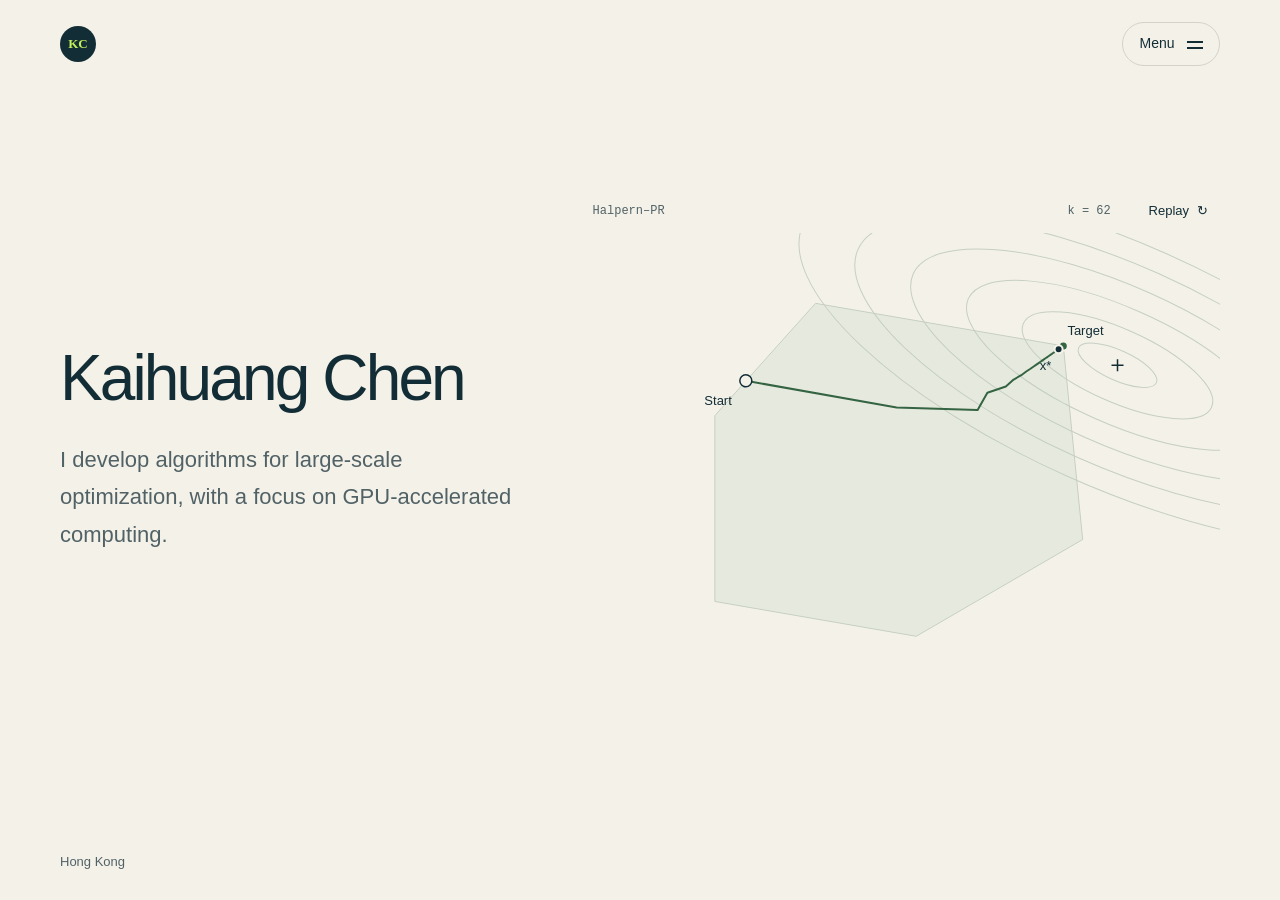
<file: index.html>
<!doctype html>
<html lang="en">
  <head>
    <meta charset="utf-8" />
    <meta name="viewport" content="width=device-width, initial-scale=1" />
    <meta name="description" content="Kaihuang Chen — large-scale optimization and GPU-accelerated scientific computing." />
    <meta name="theme-color" content="#f4f1e8" />
    <meta property="og:title" content="Kaihuang Chen" />
    <meta property="og:description" content="Kaihuang Chen — large-scale optimization and GPU-accelerated scientific computing." />
    <meta property="og:type" content="website" />
    <title>Kaihuang Chen</title>
    <link rel="icon" href="assets/favicon.svg" type="image/svg+xml" />
    <link rel="stylesheet" href="assets/styles.css?v=optimization-1" />
    <script src="assets/site.js" defer></script>
    <script type="module" src="assets/optimization.mjs"></script>
  </head>
  <body class="home-page">
    <a class="skip-link" href="#main">Skip to content</a>
    <header class="site-header">
      <div class="shell header-inner">
        <a class="wordmark" href="index.html" aria-label="Kaihuang Chen, home">
          <span class="wordmark-mark" aria-hidden="true">KC</span>
        </a>
        <details class="site-menu">
          <summary class="menu-toggle">Menu <span class="menu-icon" aria-hidden="true"></span></summary>
          <nav class="menu-panel" aria-label="Primary navigation">
            <a href="index.html" aria-current="page">Home</a>
            <a href="research.html">Research</a>
            <a href="publications.html">Publications</a>
            <a href="software.html">Software</a>
            <a href="education.html">Education</a>
            <hr />
            <a href="assets/kaihuang-chen-cv.pdf">CV (PDF) <span aria-hidden="true">↗</span></a>
          </nav>
        </details>
      </div>
    </header>

    <main class="shell home-main" id="main">
      <section class="home-intro" aria-labelledby="profile-name">
        <h1 id="profile-name">Kaihuang Chen</h1>
        <p>I develop algorithms for large-scale optimization, with a focus on GPU-accelerated computing.</p>
      </section>
      <section class="optimization-demo" data-optimization-demo aria-label="Interactive optimization" aria-describedby="optimization-instructions">
        <div class="optimization-toolbar">
          <span class="optimization-method">Halpern–PR</span>
          <div class="optimization-controls">
            <output data-counter aria-hidden="true">k = 320</output>
            <button class="optimization-replay" type="button" data-replay disabled>Replay <span aria-hidden="true">↻</span></button>
          </div>
        </div>
        <div class="optimization-stage">
          <svg class="optimization-plot" viewBox="0 0 520 480" role="img" aria-labelledby="optimization-title optimization-description">
            <title id="optimization-title">Constrained quadratic optimization</title>
            <desc id="optimization-description">Elliptical objective contours, a shaded feasible set, and the shadow iterates of Halpern Peaceman–Rachford splitting.</desc>
            <defs>
              <clipPath id="optimization-clip"><rect data-clip width="520" height="480" /></clipPath>
            </defs>
            <g clip-path="url(#optimization-clip)">
              <polygon class="optimization-feasible" data-feasible points="100.00,353.33 273.33,383.33 416.67,300.00 400.00,133.33 186.67,96.67 100.00,193.33" />
              <g class="optimization-contours" data-contours>
                <ellipse cx="446.67" cy="150.00" rx="36.67" ry="12.96" transform="rotate(24.06 446.67 150.00)" />
                <ellipse cx="446.67" cy="150.00" rx="88.67" ry="31.35" transform="rotate(24.06 446.67 150.00)" />
                <ellipse cx="446.67" cy="150.00" rx="140.67" ry="49.73" transform="rotate(24.06 446.67 150.00)" />
                <ellipse cx="446.67" cy="150.00" rx="192.67" ry="68.12" transform="rotate(24.06 446.67 150.00)" />
                <ellipse cx="446.67" cy="150.00" rx="244.67" ry="86.50" transform="rotate(24.06 446.67 150.00)" />
                <ellipse cx="446.67" cy="150.00" rx="296.67" ry="104.89" transform="rotate(24.06 446.67 150.00)" />
              </g>
              <path class="optimization-trajectory" data-trajectory d="M126.67,163.33 L256.47,186.27 L326.22,188.40 L334.62,173.68 L350.53,168.22 L357.25,162.26 L363.82,158.56 L368.08,155.38 L371.71,153.00 L374.49,151.03 L376.82,149.44 L378.74,148.10 L380.38,146.96 L381.78,145.99 L383.00,145.15 L384.06,144.41 L385.00,143.76 L385.83,143.18 L386.58,142.66 L387.25,142.19 L387.86,141.77 L388.41,141.39 L388.91,141.04 L389.37,140.72 L389.80,140.42 L390.19,140.15 L390.55,139.90 L390.89,139.66 L391.21,139.44 L391.50,139.24 L391.77,139.05 L392.03,138.87 L392.27,138.70 L392.50,138.54 L392.71,138.40 L393.11,138.12 L394.80,136.95 L395.82,136.24 L396.51,135.76 L397.00,135.42 L397.37,135.16 L397.66,134.96 L397.89,134.80 L398.08,134.67 L398.24,134.56 L398.38,134.46 L398.49,134.38 L398.59,134.31 L398.68,134.25 L398.76,134.20 L398.82,134.15 L398.89,134.11 L398.94,134.07 L398.99,134.03 L399.04,134.00 L399.08,133.97 L399.12,133.95 L399.15,133.92 L399.19,133.90 L399.21,133.89" />
              <circle class="optimization-minimum" data-minimum cx="400.00" cy="133.33" r="4.5" />
              <circle class="optimization-start" data-start-dot cx="126.67" cy="163.33" r="6" />
              <path class="optimization-target" data-target-cross d="M440.67,150.00h12 M446.67,144.00v12" />
              <circle class="optimization-iterate" data-iterate cx="399.21" cy="133.89" r="4" />
            </g>
            <g class="optimization-labels" aria-hidden="true">
              <text data-start-label x="112.67" y="187.33" text-anchor="end">Start</text>
              <text data-target-label x="432.67" y="120.00" text-anchor="end">Target</text>
              <text data-minimum-label x="388.00" y="157.33" text-anchor="end">x*</text>
            </g>
          </svg>
          <button class="optimization-handle" data-handle="start" type="button" aria-label="Starting point" aria-describedby="optimization-instructions" disabled hidden></button>
          <button class="optimization-handle" data-handle="target" type="button" aria-label="Objective center" aria-describedby="optimization-instructions" disabled hidden></button>
        </div>
        <p class="sr-only" id="optimization-instructions">Drag Start or Target to change the problem. With either point focused, use arrow keys to move it; Shift moves in larger steps. Click the plot to choose a starting point. Replay runs the iteration again.</p>
        <span class="sr-only" data-status role="status"></span>
      </section>
    </main>

    <footer class="site-footer">
      <div class="shell footer-inner">
        <span>Hong Kong</span>
      </div>
    </footer>
  </body>
</html>
</file>
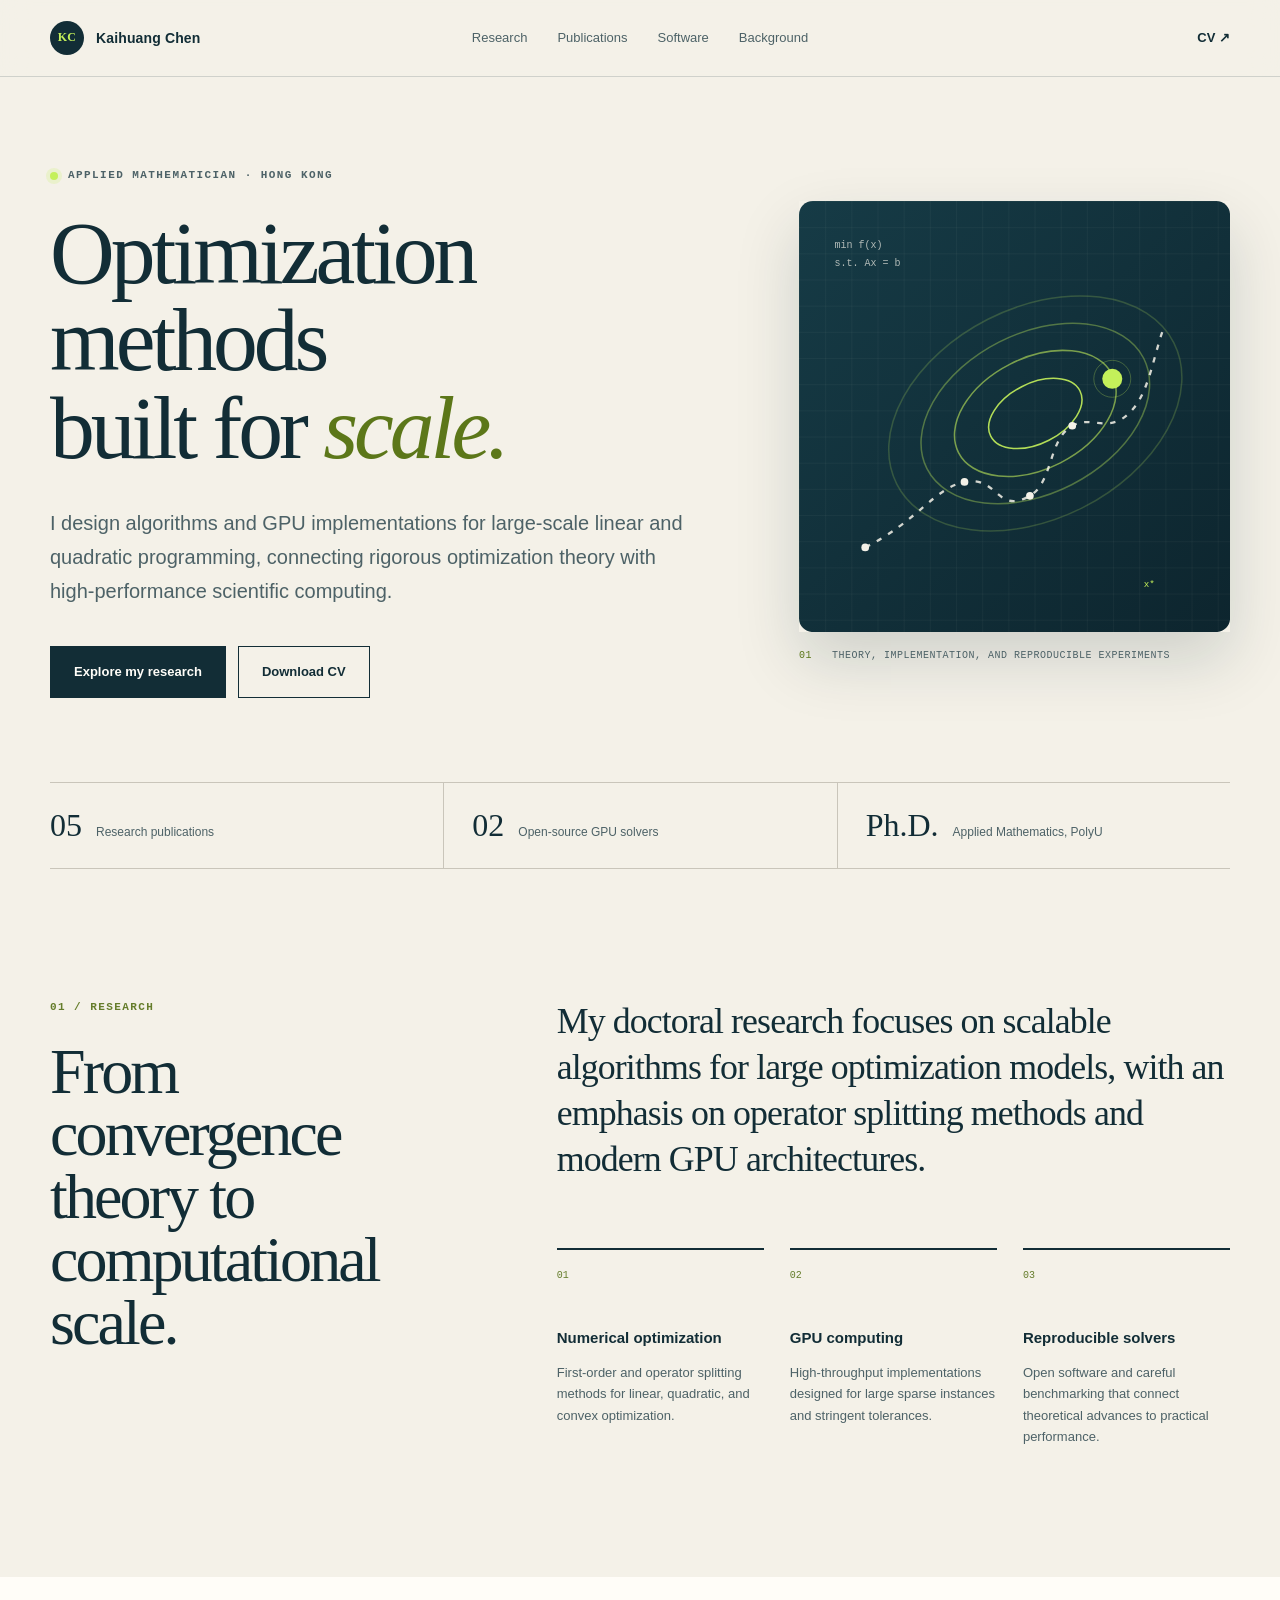
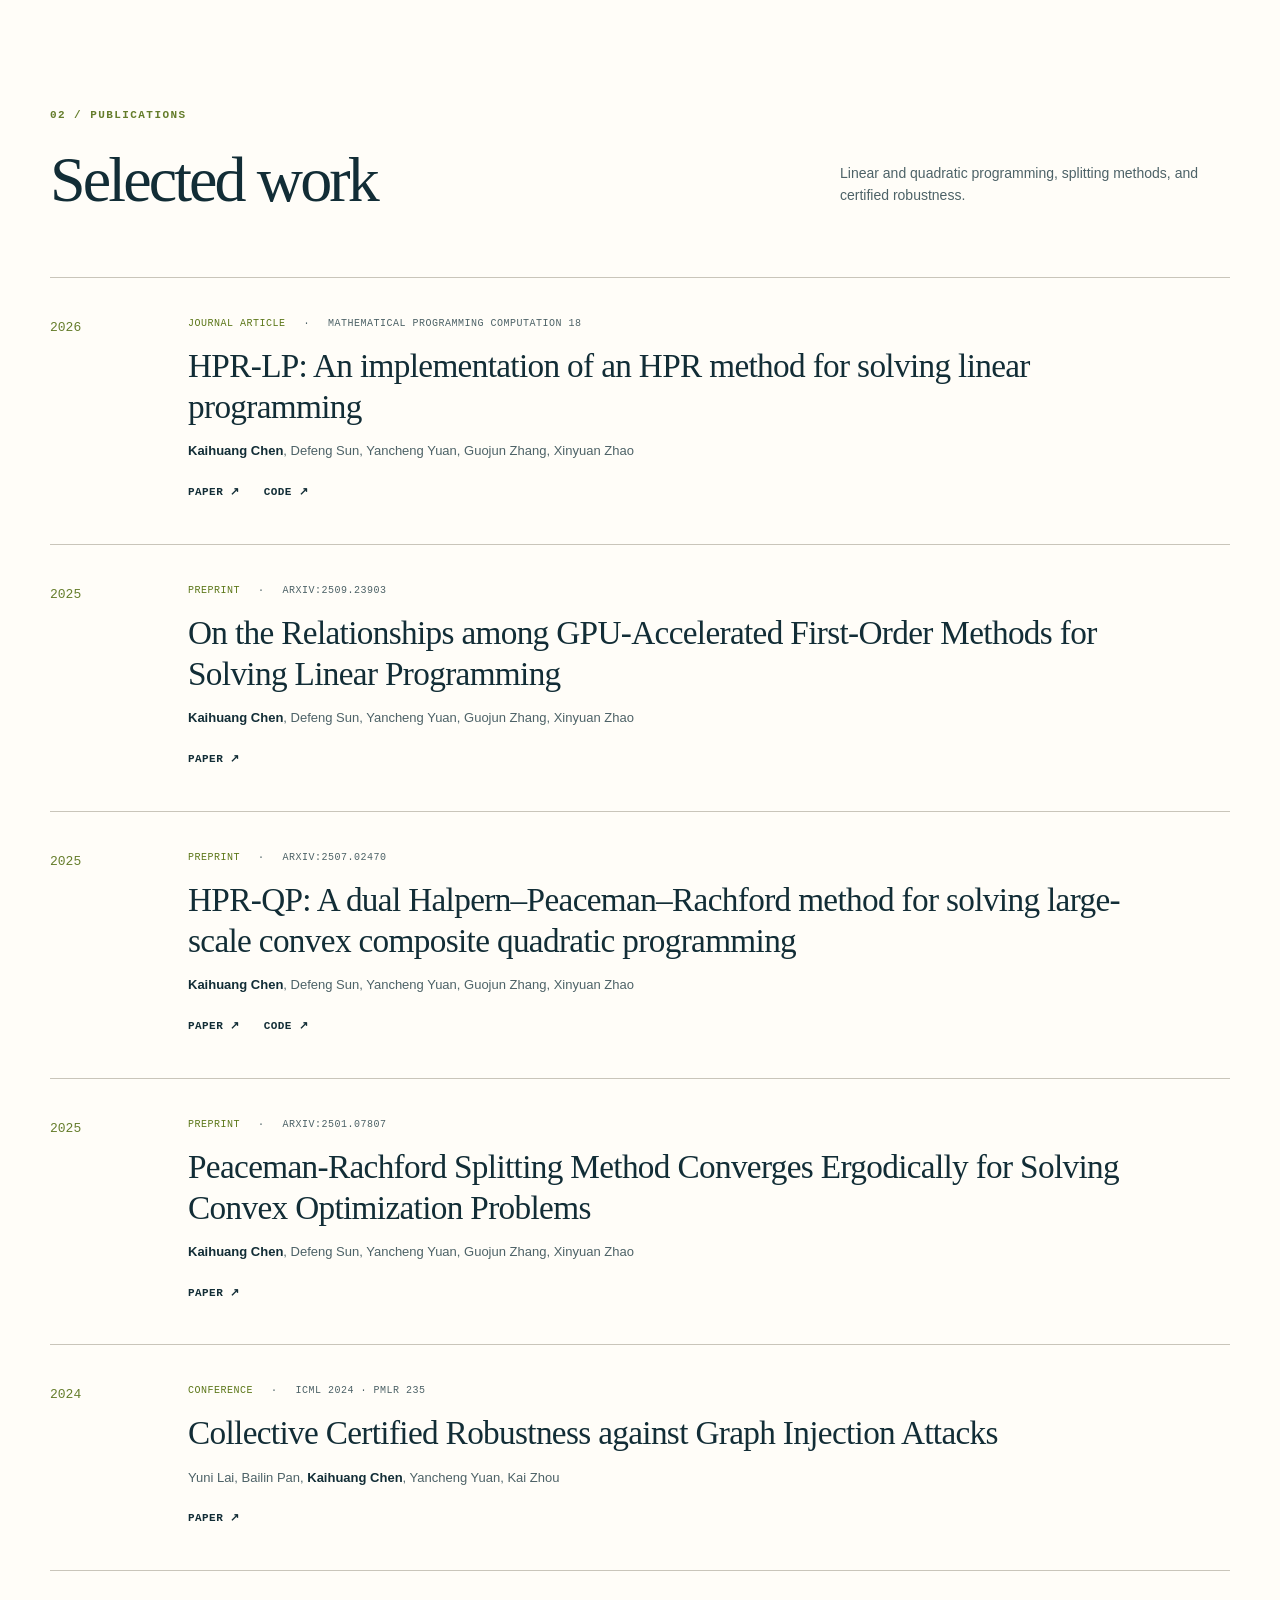
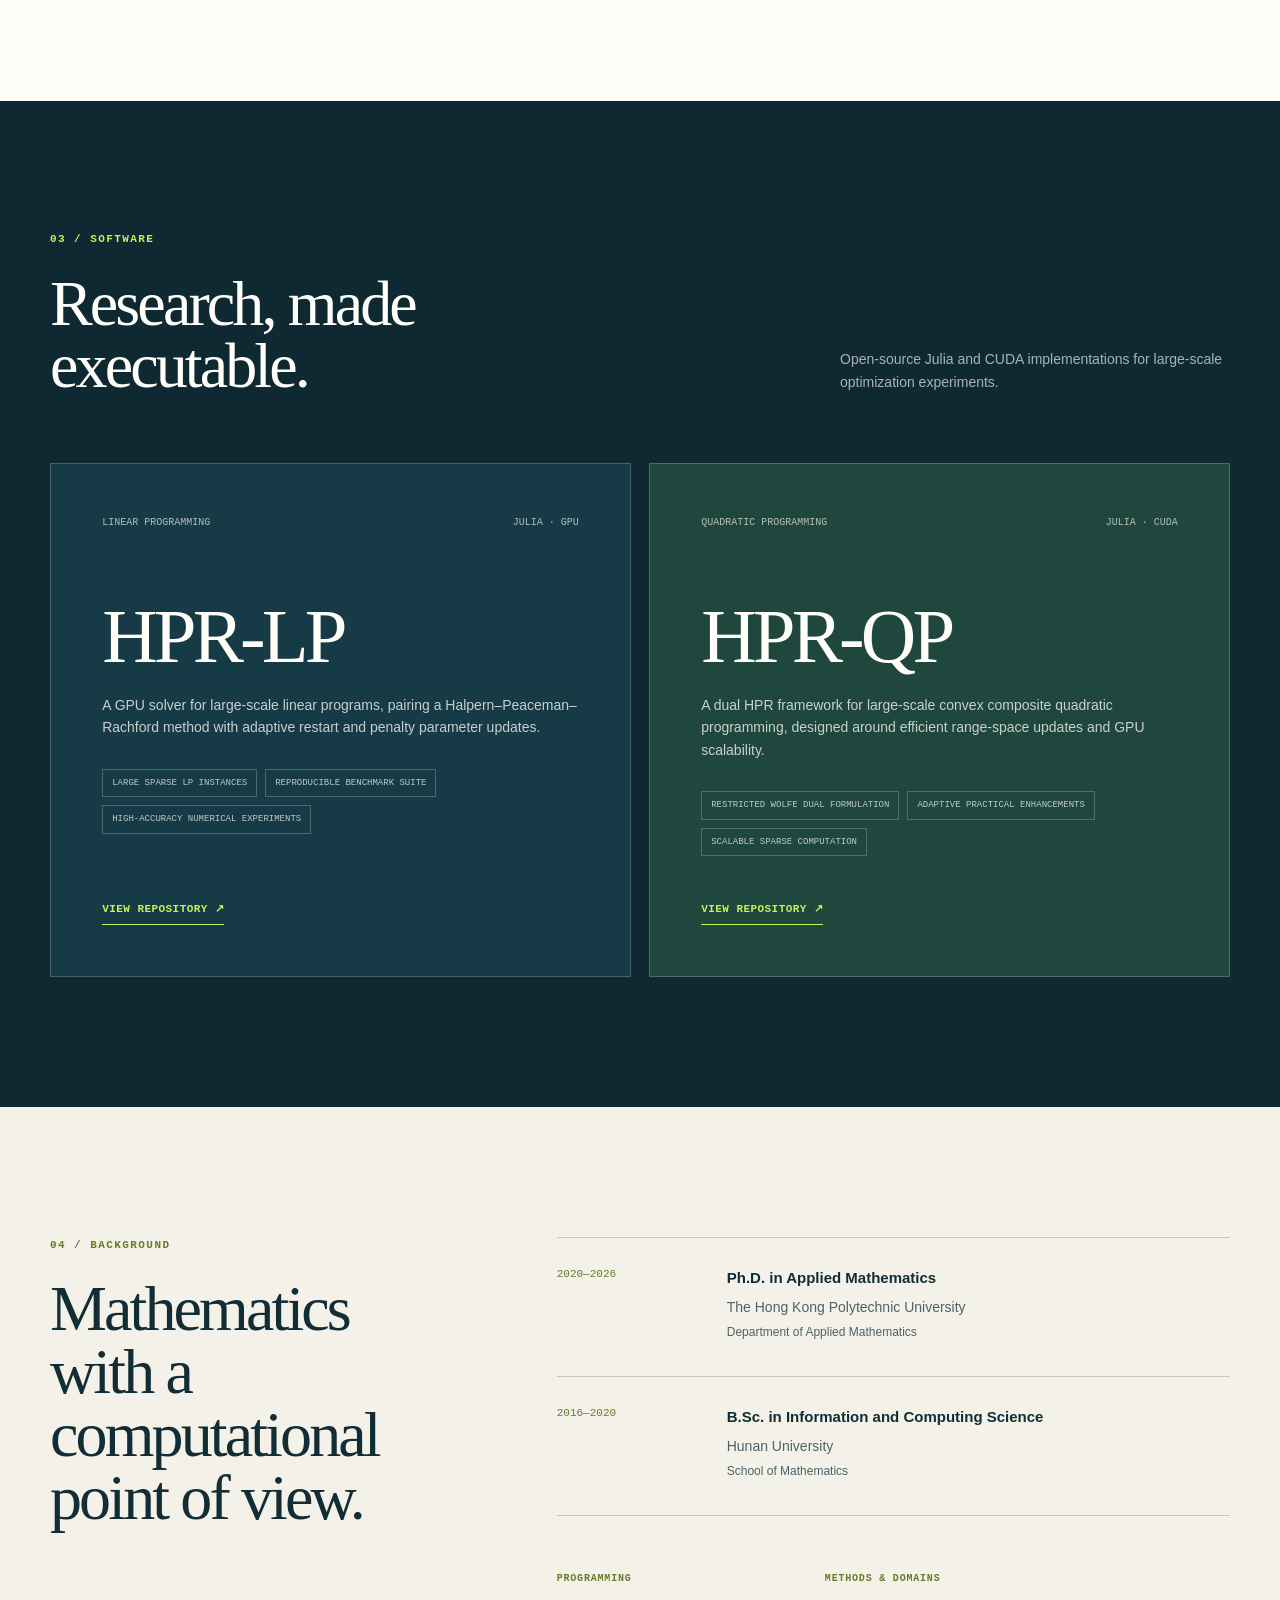
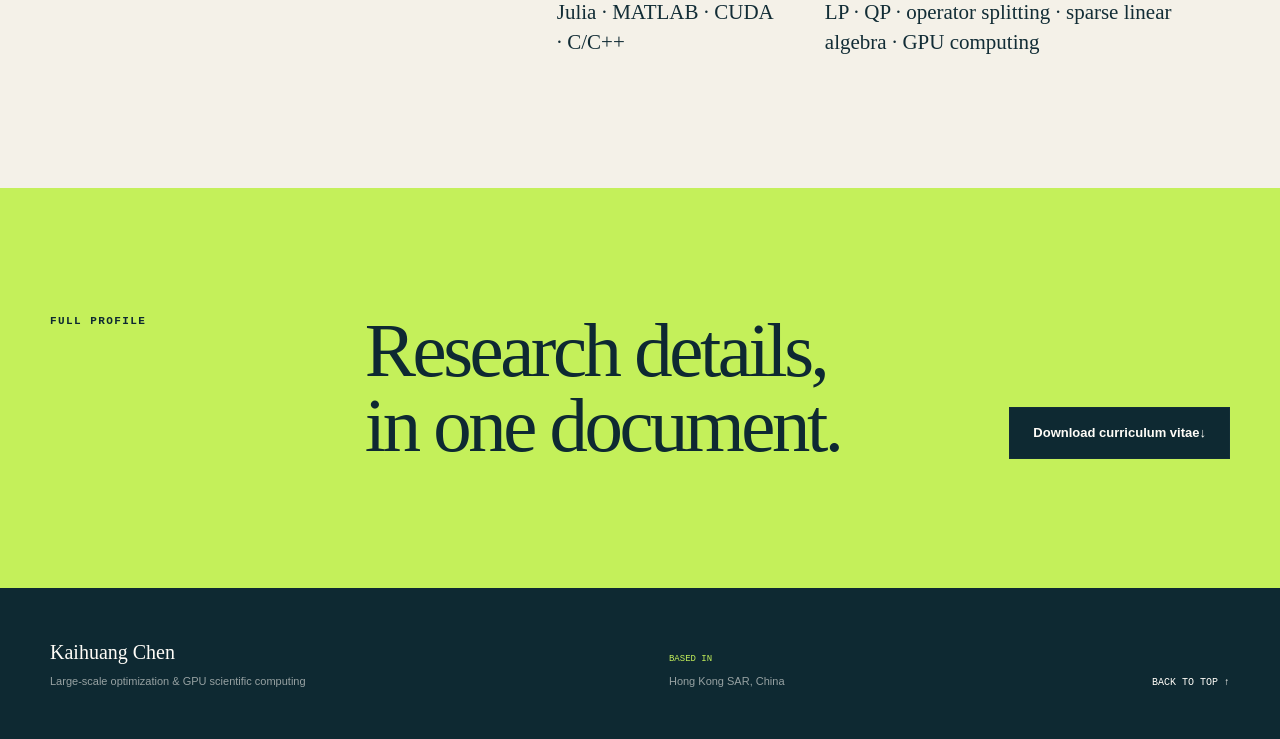
<file: site/index.html>
<!doctype html>
<html lang="en">
  <head>
    <meta charset="utf-8" />
    <meta name="viewport" content="width=device-width, initial-scale=1" />
    <meta
      name="description"
      content="Kaihuang Chen is an applied mathematician working on large-scale optimization, operator splitting methods, and GPU-accelerated scientific computing."
    />
    <meta name="theme-color" content="#f4f1e8" />
    <meta property="og:title" content="Kaihuang Chen — Applied Mathematics" />
    <meta
      property="og:description"
      content="Research in large-scale optimization and GPU-accelerated scientific computing."
    />
    <meta property="og:type" content="website" />
    <title>Kaihuang Chen — Applied Mathematics &amp; Optimization</title>
    <link rel="icon" href="assets/favicon.svg" type="image/svg+xml" />
    <link rel="stylesheet" href="assets/styles.css" />
  </head>
  <body>
    <a class="skip-link" href="#main">Skip to content</a>

    <header class="site-header">
      <div class="shell nav-wrap">
        <a class="wordmark" href="#top" aria-label="Kaihuang Chen, home">
          <span class="wordmark-mark" aria-hidden="true">KC</span>
          <span>Kaihuang Chen</span>
        </a>
        <nav class="site-nav" aria-label="Primary navigation">
          <a href="#research">Research</a>
          <a href="#publications">Publications</a>
          <a href="#software">Software</a>
          <a href="#background">Background</a>
        </nav>
        <a class="nav-cv" href="assets/kaihuang-chen-cv.pdf">CV <span aria-hidden="true">↗</span></a>
      </div>
    </header>

    <main id="main">
      <section class="hero" id="top">
        <div class="shell hero-grid">
          <div class="hero-copy">
            <p class="eyebrow"><span></span> Applied mathematician · Hong Kong</p>
            <h1>Optimization methods<br />built for <em>scale.</em></h1>
            <p class="hero-intro">
              I design algorithms and GPU implementations for large-scale linear and quadratic
              programming, connecting rigorous optimization theory with high-performance scientific
              computing.
            </p>
            <div class="hero-actions">
              <a class="button button-primary" href="#publications">Explore my research</a>
              <a class="button button-secondary" href="assets/kaihuang-chen-cv.pdf">Download CV</a>
            </div>
          </div>

          <div class="hero-visual" aria-label="Abstract visualization of an optimization landscape">
            <svg viewBox="0 0 560 560" role="img" aria-labelledby="visual-title visual-desc">
              <title id="visual-title">Optimization landscape</title>
              <desc id="visual-desc">
                Nested contours converge toward a solution point over a computational grid.
              </desc>
              <defs>
                <linearGradient id="surface" x1="0" y1="0" x2="1" y2="1">
                  <stop offset="0" stop-color="#163b46" />
                  <stop offset="1" stop-color="#0d252e" />
                </linearGradient>
                <pattern id="grid" width="34" height="34" patternUnits="userSpaceOnUse">
                  <path d="M34 0H0V34" fill="none" stroke="#f5f0e6" stroke-opacity=".09" />
                </pattern>
              </defs>
              <rect width="560" height="560" rx="18" fill="url(#surface)" />
              <rect width="560" height="560" rx="18" fill="url(#grid)" />
              <g fill="none" stroke="#c4f05a" stroke-width="2">
                <ellipse cx="307" cy="276" rx="202" ry="137" transform="rotate(-27 307 276)" opacity=".2" />
                <ellipse cx="307" cy="276" rx="158" ry="104" transform="rotate(-27 307 276)" opacity=".36" />
                <ellipse cx="307" cy="276" rx="112" ry="72" transform="rotate(-27 307 276)" opacity=".58" />
                <ellipse cx="307" cy="276" rx="65" ry="39" transform="rotate(-27 307 276)" opacity=".9" />
              </g>
              <path
                d="M86 450C154 416 176 373 215 365c44-9 41 43 85 18 30-17 24-74 55-91 26-15 50 14 80-23 20-25 26-68 38-102"
                fill="none"
                stroke="#f4f1e8"
                stroke-width="3"
                stroke-dasharray="7 10"
                opacity=".86"
              />
              <g fill="#f4f1e8">
                <circle cx="86" cy="450" r="5" />
                <circle cx="215" cy="365" r="5" />
                <circle cx="300" cy="383" r="5" />
                <circle cx="355" cy="292" r="5" />
              </g>
              <circle cx="407" cy="231" r="13" fill="#c4f05a" />
              <circle cx="407" cy="231" r="24" fill="none" stroke="#c4f05a" stroke-opacity=".36" />
              <text x="46" y="61" fill="#f4f1e8" font-family="ui-monospace, monospace" font-size="13" opacity=".7">min  f(x)</text>
              <text x="46" y="84" fill="#f4f1e8" font-family="ui-monospace, monospace" font-size="13" opacity=".7">s.t. Ax = b</text>
              <text x="448" y="501" fill="#c4f05a" font-family="ui-monospace, monospace" font-size="12">x*</text>
            </svg>
            <p class="visual-caption"><span>01</span> Theory, implementation, and reproducible experiments</p>
          </div>
        </div>

        <div class="shell signal-row" aria-label="Research highlights">
          <div><strong>05</strong><span>Research publications</span></div>
          <div><strong>02</strong><span>Open-source GPU solvers</span></div>
          <div><strong>Ph.D.</strong><span>Applied Mathematics, PolyU</span></div>
        </div>
      </section>

      <section class="section research-section" id="research">
        <div class="shell section-grid">
          <div class="section-heading">
            <p class="section-index">01 / Research</p>
            <h2>From convergence theory to computational scale.</h2>
          </div>
          <div class="research-content">
            <p class="lead">
              My doctoral research focuses on scalable algorithms for large optimization models,
              with an emphasis on operator splitting methods and modern GPU architectures.
            </p>
            <div class="focus-grid">
              <article>
                <span class="focus-number">01</span>
                <h3>Numerical optimization</h3>
                <p>First-order and operator splitting methods for linear, quadratic, and convex optimization.</p>
              </article>
              <article>
                <span class="focus-number">02</span>
                <h3>GPU computing</h3>
                <p>High-throughput implementations designed for large sparse instances and stringent tolerances.</p>
              </article>
              <article>
                <span class="focus-number">03</span>
                <h3>Reproducible solvers</h3>
                <p>Open software and careful benchmarking that connect theoretical advances to practical performance.</p>
              </article>
            </div>
          </div>
        </div>
      </section>

      <section class="section publications-section" id="publications">
        <div class="shell">
          <div class="section-heading split-heading">
            <div>
              <p class="section-index">02 / Publications</p>
              <h2>Selected work</h2>
            </div>
            <p>Linear and quadratic programming, splitting methods, and certified robustness.</p>
          </div>

          <ol class="publication-list">
            <li class="publication">
              <div class="publication-year">2026</div>
              <div class="publication-body">
                <div class="publication-meta"><span>Journal article</span><span>Mathematical Programming Computation 18</span></div>
                <h3>HPR-LP: An implementation of an HPR method for solving linear programming</h3>
                <p class="authors"><strong>Kaihuang Chen</strong>, Defeng Sun, Yancheng Yuan, Guojun Zhang, Xinyuan Zhao</p>
                <div class="publication-links">
                  <a href="https://doi.org/10.1007/s12532-025-00292-0">Paper <span aria-hidden="true">↗</span></a>
                  <a href="https://github.com/PolyU-IOR/HPR-LP">Code <span aria-hidden="true">↗</span></a>
                </div>
              </div>
            </li>

            <li class="publication">
              <div class="publication-year">2025</div>
              <div class="publication-body">
                <div class="publication-meta"><span>Preprint</span><span>arXiv:2509.23903</span></div>
                <h3>On the Relationships among GPU-Accelerated First-Order Methods for Solving Linear Programming</h3>
                <p class="authors"><strong>Kaihuang Chen</strong>, Defeng Sun, Yancheng Yuan, Guojun Zhang, Xinyuan Zhao</p>
                <div class="publication-links">
                  <a href="https://arxiv.org/abs/2509.23903">Paper <span aria-hidden="true">↗</span></a>
                </div>
              </div>
            </li>

            <li class="publication">
              <div class="publication-year">2025</div>
              <div class="publication-body">
                <div class="publication-meta"><span>Preprint</span><span>arXiv:2507.02470</span></div>
                <h3>HPR-QP: A dual Halpern–Peaceman–Rachford method for solving large-scale convex composite quadratic programming</h3>
                <p class="authors"><strong>Kaihuang Chen</strong>, Defeng Sun, Yancheng Yuan, Guojun Zhang, Xinyuan Zhao</p>
                <div class="publication-links">
                  <a href="https://arxiv.org/abs/2507.02470">Paper <span aria-hidden="true">↗</span></a>
                  <a href="https://github.com/PolyU-IOR/HPR-QP">Code <span aria-hidden="true">↗</span></a>
                </div>
              </div>
            </li>

            <li class="publication">
              <div class="publication-year">2025</div>
              <div class="publication-body">
                <div class="publication-meta"><span>Preprint</span><span>arXiv:2501.07807</span></div>
                <h3>Peaceman-Rachford Splitting Method Converges Ergodically for Solving Convex Optimization Problems</h3>
                <p class="authors"><strong>Kaihuang Chen</strong>, Defeng Sun, Yancheng Yuan, Guojun Zhang, Xinyuan Zhao</p>
                <div class="publication-links">
                  <a href="https://arxiv.org/abs/2501.07807">Paper <span aria-hidden="true">↗</span></a>
                </div>
              </div>
            </li>

            <li class="publication">
              <div class="publication-year">2024</div>
              <div class="publication-body">
                <div class="publication-meta"><span>Conference</span><span>ICML 2024 · PMLR 235</span></div>
                <h3>Collective Certified Robustness against Graph Injection Attacks</h3>
                <p class="authors">Yuni Lai, Bailin Pan, <strong>Kaihuang Chen</strong>, Yancheng Yuan, Kai Zhou</p>
                <div class="publication-links">
                  <a href="https://proceedings.mlr.press/v235/lai24a.html">Paper <span aria-hidden="true">↗</span></a>
                </div>
              </div>
            </li>
          </ol>
        </div>
      </section>

      <section class="section software-section" id="software">
        <div class="shell">
          <div class="section-heading split-heading light-heading">
            <div>
              <p class="section-index">03 / Software</p>
              <h2>Research, made executable.</h2>
            </div>
            <p>Open-source Julia and CUDA implementations for large-scale optimization experiments.</p>
          </div>

          <div class="project-grid">
            <article class="project-card">
              <div class="project-topline"><span>Linear programming</span><span>Julia · GPU</span></div>
              <h3>HPR-LP</h3>
              <p>
                A GPU solver for large-scale linear programs, pairing a Halpern–Peaceman–Rachford
                method with adaptive restart and penalty parameter updates.
              </p>
              <ul>
                <li>Large sparse LP instances</li>
                <li>Reproducible benchmark suite</li>
                <li>High-accuracy numerical experiments</li>
              </ul>
              <a class="project-link" href="https://github.com/PolyU-IOR/HPR-LP">
                View repository <span aria-hidden="true">↗</span>
              </a>
            </article>

            <article class="project-card project-card-accent">
              <div class="project-topline"><span>Quadratic programming</span><span>Julia · CUDA</span></div>
              <h3>HPR-QP</h3>
              <p>
                A dual HPR framework for large-scale convex composite quadratic programming,
                designed around efficient range-space updates and GPU scalability.
              </p>
              <ul>
                <li>Restricted Wolfe dual formulation</li>
                <li>Adaptive practical enhancements</li>
                <li>Scalable sparse computation</li>
              </ul>
              <a class="project-link" href="https://github.com/PolyU-IOR/HPR-QP">
                View repository <span aria-hidden="true">↗</span>
              </a>
            </article>
          </div>
        </div>
      </section>

      <section class="section background-section" id="background">
        <div class="shell section-grid">
          <div class="section-heading">
            <p class="section-index">04 / Background</p>
            <h2>Mathematics with a computational point of view.</h2>
          </div>
          <div>
            <div class="timeline">
              <article>
                <div class="timeline-year">2020—2026</div>
                <div>
                  <h3>Ph.D. in Applied Mathematics</h3>
                  <p>The Hong Kong Polytechnic University</p>
                  <span>Department of Applied Mathematics</span>
                </div>
              </article>
              <article>
                <div class="timeline-year">2016—2020</div>
                <div>
                  <h3>B.Sc. in Information and Computing Science</h3>
                  <p>Hunan University</p>
                  <span>School of Mathematics</span>
                </div>
              </article>
            </div>

            <div class="skills-block">
              <div>
                <h3>Programming</h3>
                <p>Julia · MATLAB · CUDA · C/C++</p>
              </div>
              <div>
                <h3>Methods &amp; domains</h3>
                <p>LP · QP · operator splitting · sparse linear algebra · GPU computing</p>
              </div>
            </div>
          </div>
        </div>
      </section>

      <section class="closing-section">
        <div class="shell closing-inner">
          <p class="section-index">Full profile</p>
          <h2>Research details,<br />in one document.</h2>
          <a class="button button-light" href="assets/kaihuang-chen-cv.pdf">Download curriculum vitae <span aria-hidden="true">↓</span></a>
        </div>
      </section>
    </main>

    <footer class="site-footer">
      <div class="shell footer-grid">
        <div>
          <strong>Kaihuang Chen</strong>
          <p>Large-scale optimization &amp; GPU scientific computing</p>
        </div>
        <div class="footer-location">
          <span>Based in</span>
          <p>Hong Kong SAR, China</p>
        </div>
        <a href="#top">Back to top <span aria-hidden="true">↑</span></a>
      </div>
    </footer>
  </body>
</html>
</file>
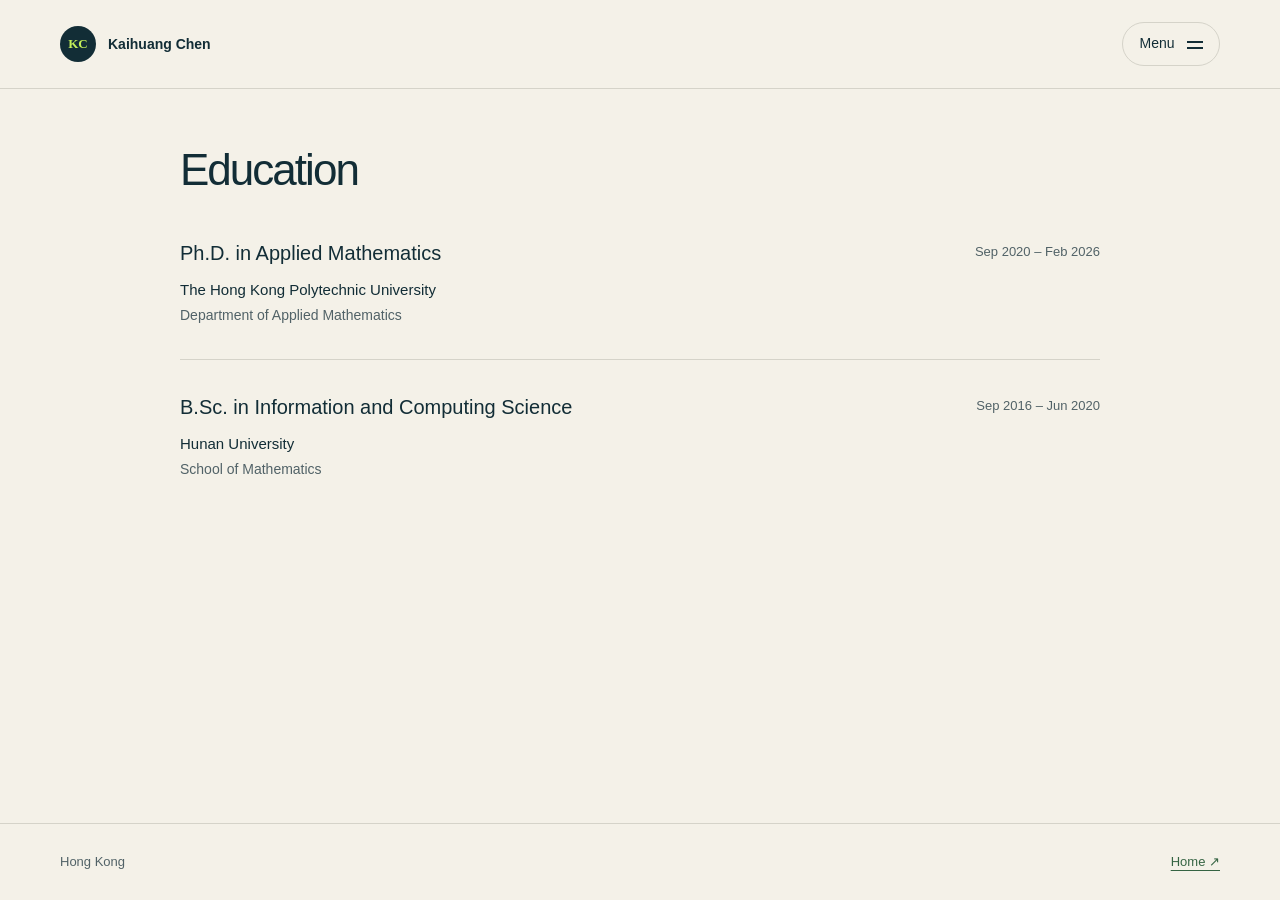
<file: education.html>
<!doctype html>
<html lang="en">
  <head>
    <meta charset="utf-8" />
    <meta name="viewport" content="width=device-width, initial-scale=1" />
    <meta name="description" content="Kaihuang Chen's education at The Hong Kong Polytechnic University and Hunan University." />
    <meta name="theme-color" content="#f4f1e8" />
    <meta property="og:title" content="Education — Kaihuang Chen" />
    <meta property="og:description" content="Kaihuang Chen's education at The Hong Kong Polytechnic University and Hunan University." />
    <meta property="og:type" content="website" />
    <title>Education — Kaihuang Chen</title>
    <link rel="icon" href="assets/favicon.svg" type="image/svg+xml" />
    <link rel="stylesheet" href="assets/styles.css?v=optimization-1" />
    <script src="assets/site.js" defer></script>
  </head>
  <body class="detail-page">
    <a class="skip-link" href="#main">Skip to content</a>
    <header class="site-header">
      <div class="shell header-inner">
        <a class="wordmark" href="index.html" aria-label="Kaihuang Chen, home">
          <span class="wordmark-mark" aria-hidden="true">KC</span>
          <span>Kaihuang Chen</span>
        </a>
        <details class="site-menu">
          <summary class="menu-toggle">Menu <span class="menu-icon" aria-hidden="true"></span></summary>
          <nav class="menu-panel" aria-label="Primary navigation">
            <a href="index.html">Home</a>
            <a href="research.html">Research</a>
            <a href="publications.html">Publications</a>
            <a href="software.html">Software</a>
            <a href="education.html" aria-current="page">Education</a>
            <hr />
            <a href="assets/kaihuang-chen-cv.pdf">CV (PDF) <span aria-hidden="true">↗</span></a>
          </nav>
        </details>
      </div>
    </header>

    <main class="shell detail-main" id="main">
      <h1>Education</h1>
      <div class="education-list">
        <article class="education-entry">
          <div>
            <h2>Ph.D. in Applied Mathematics</h2>
            <p>The Hong Kong Polytechnic University</p>
            <p class="department">Department of Applied Mathematics</p>
          </div>
          <p class="education-dates"><time datetime="2020-09">Sep 2020</time> – <time datetime="2026-02">Feb 2026</time></p>
        </article>
        <article class="education-entry">
          <div>
            <h2>B.Sc. in Information and Computing Science</h2>
            <p>Hunan University</p>
            <p class="department">School of Mathematics</p>
          </div>
          <p class="education-dates"><time datetime="2016-09">Sep 2016</time> – <time datetime="2020-06">Jun 2020</time></p>
        </article>
      </div>
    </main>

    <footer class="site-footer">
      <div class="shell footer-inner">
        <span>Hong Kong</span>
        <a href="index.html">Home <span aria-hidden="true">↗</span></a>
      </div>
    </footer>
  </body>
</html>
</file>
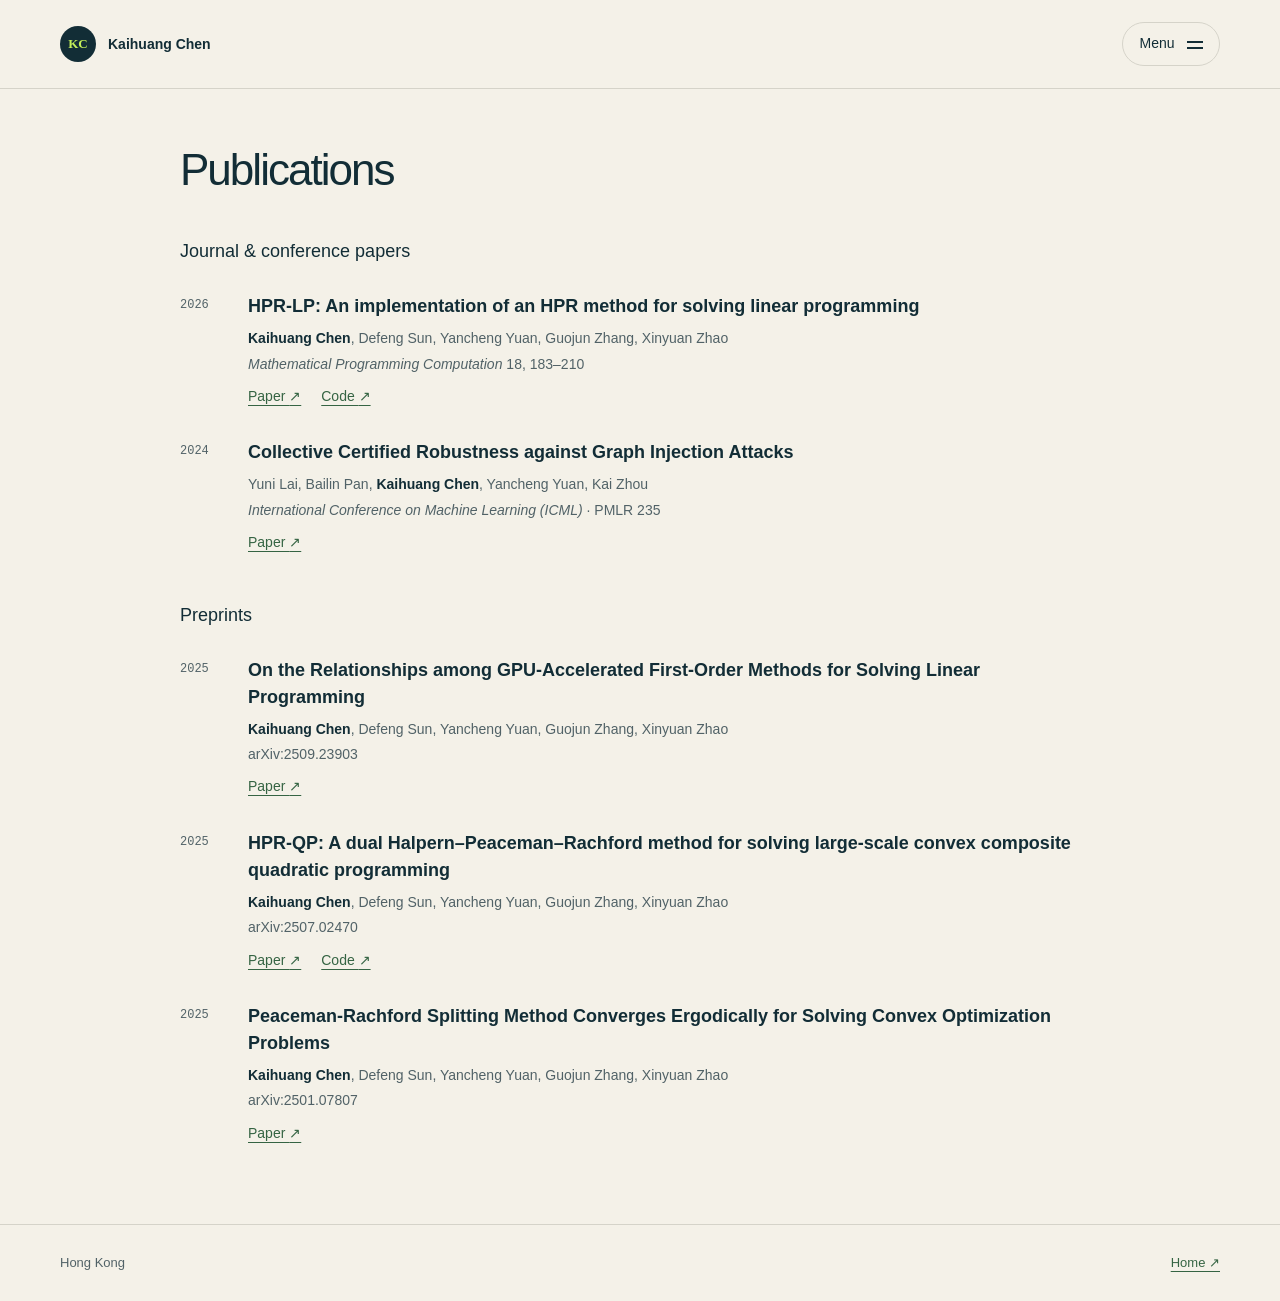
<file: publications.html>
<!doctype html>
<html lang="en">
  <head>
    <meta charset="utf-8" />
    <meta name="viewport" content="width=device-width, initial-scale=1" />
    <meta name="description" content="Journal articles, conference papers, and preprints by Kaihuang Chen." />
    <meta name="theme-color" content="#f4f1e8" />
    <meta property="og:title" content="Publications — Kaihuang Chen" />
    <meta property="og:description" content="Journal articles, conference papers, and preprints by Kaihuang Chen." />
    <meta property="og:type" content="website" />
    <title>Publications — Kaihuang Chen</title>
    <link rel="icon" href="assets/favicon.svg" type="image/svg+xml" />
    <link rel="stylesheet" href="assets/styles.css?v=optimization-1" />
    <script src="assets/site.js" defer></script>
  </head>
  <body class="detail-page">
    <a class="skip-link" href="#main">Skip to content</a>
    <header class="site-header">
      <div class="shell header-inner">
        <a class="wordmark" href="index.html" aria-label="Kaihuang Chen, home">
          <span class="wordmark-mark" aria-hidden="true">KC</span>
          <span>Kaihuang Chen</span>
        </a>
        <details class="site-menu">
          <summary class="menu-toggle">Menu <span class="menu-icon" aria-hidden="true"></span></summary>
          <nav class="menu-panel" aria-label="Primary navigation">
            <a href="index.html">Home</a>
            <a href="research.html">Research</a>
            <a href="publications.html" aria-current="page">Publications</a>
            <a href="software.html">Software</a>
            <a href="education.html">Education</a>
            <hr />
            <a href="assets/kaihuang-chen-cv.pdf">CV (PDF) <span aria-hidden="true">↗</span></a>
          </nav>
        </details>
      </div>
    </header>

    <main class="shell detail-main" id="main">
      <h1>Publications</h1>
      <div class="publication-groups">
        <section class="publication-group" aria-labelledby="published-heading">
          <h2 id="published-heading">Journal &amp; conference papers</h2>
          <ol class="publication-list">
            <li class="publication">
              <span class="publication-year">2026</span>
              <article aria-labelledby="paper-hprlp">
                <h3 id="paper-hprlp">HPR-LP: An implementation of an HPR method for solving linear programming</h3>
                <p class="authors"><strong>Kaihuang Chen</strong>, Defeng Sun, Yancheng Yuan, Guojun Zhang, Xinyuan Zhao</p>
                <p class="venue"><cite>Mathematical Programming Computation</cite> 18, 183–210</p>
                <div class="publication-links">
                  <a href="https://doi.org/10.1007/s12532-025-00292-0" aria-label="HPR-LP paper">Paper <span aria-hidden="true">↗</span></a>
                  <a href="https://github.com/PolyU-IOR/HPR-LP" aria-label="HPR-LP code">Code <span aria-hidden="true">↗</span></a>
                </div>
              </article>
            </li>
            <li class="publication">
              <span class="publication-year">2024</span>
              <article aria-labelledby="paper-collective">
                <h3 id="paper-collective">Collective Certified Robustness against Graph Injection Attacks</h3>
                <p class="authors">Yuni Lai, Bailin Pan, <strong>Kaihuang Chen</strong>, Yancheng Yuan, Kai Zhou</p>
                <p class="venue"><cite>International Conference on Machine Learning (ICML)</cite> · PMLR 235</p>
                <div class="publication-links">
                  <a href="https://proceedings.mlr.press/v235/lai24a.html" aria-label="Collective certified robustness paper">Paper <span aria-hidden="true">↗</span></a>
                </div>
              </article>
            </li>
          </ol>
        </section>
      
        <section class="publication-group" aria-labelledby="preprints-heading">
          <h2 id="preprints-heading">Preprints</h2>
          <ol class="publication-list">
            <li class="publication">
              <span class="publication-year">2025</span>
              <article aria-labelledby="paper-gpu-methods">
                <h3 id="paper-gpu-methods">On the Relationships among GPU-Accelerated First-Order Methods for Solving Linear Programming</h3>
                <p class="authors"><strong>Kaihuang Chen</strong>, Defeng Sun, Yancheng Yuan, Guojun Zhang, Xinyuan Zhao</p>
                <p class="venue">arXiv:2509.23903</p>
                <div class="publication-links">
                  <a href="https://arxiv.org/abs/2509.23903" aria-label="GPU-accelerated first-order methods paper">Paper <span aria-hidden="true">↗</span></a>
                </div>
              </article>
            </li>
            <li class="publication">
              <span class="publication-year">2025</span>
              <article aria-labelledby="paper-hprqp">
                <h3 id="paper-hprqp">HPR-QP: A dual Halpern–Peaceman–Rachford method for solving large-scale convex composite quadratic programming</h3>
                <p class="authors"><strong>Kaihuang Chen</strong>, Defeng Sun, Yancheng Yuan, Guojun Zhang, Xinyuan Zhao</p>
                <p class="venue">arXiv:2507.02470</p>
                <div class="publication-links">
                  <a href="https://arxiv.org/abs/2507.02470" aria-label="HPR-QP paper">Paper <span aria-hidden="true">↗</span></a>
                  <a href="https://github.com/PolyU-IOR/HPR-QP" aria-label="HPR-QP code">Code <span aria-hidden="true">↗</span></a>
                </div>
              </article>
            </li>
            <li class="publication">
              <span class="publication-year">2025</span>
              <article aria-labelledby="paper-prs">
                <h3 id="paper-prs">Peaceman-Rachford Splitting Method Converges Ergodically for Solving Convex Optimization Problems</h3>
                <p class="authors"><strong>Kaihuang Chen</strong>, Defeng Sun, Yancheng Yuan, Guojun Zhang, Xinyuan Zhao</p>
                <p class="venue">arXiv:2501.07807</p>
                <div class="publication-links">
                  <a href="https://arxiv.org/abs/2501.07807" aria-label="Peaceman-Rachford splitting paper">Paper <span aria-hidden="true">↗</span></a>
                </div>
              </article>
            </li>
          </ol>
        </section>
      </div>
    </main>

    <footer class="site-footer">
      <div class="shell footer-inner">
        <span>Hong Kong</span>
        <a href="index.html">Home <span aria-hidden="true">↗</span></a>
      </div>
    </footer>
  </body>
</html>
</file>
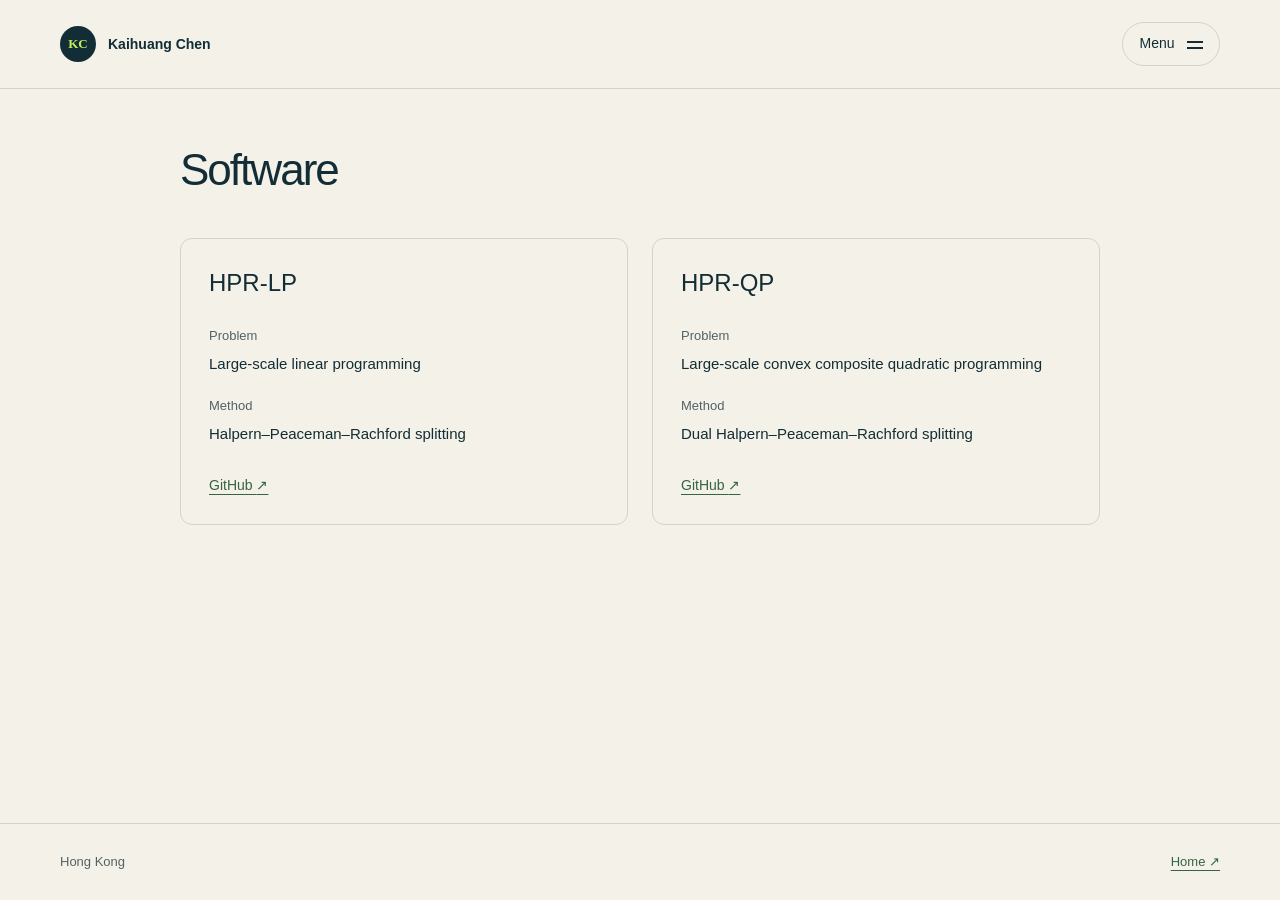
<file: software.html>
<!doctype html>
<html lang="en">
  <head>
    <meta charset="utf-8" />
    <meta name="viewport" content="width=device-width, initial-scale=1" />
    <meta name="description" content="HPR-LP and HPR-QP optimization solvers." />
    <meta name="theme-color" content="#f4f1e8" />
    <meta property="og:title" content="Software — Kaihuang Chen" />
    <meta property="og:description" content="HPR-LP and HPR-QP optimization solvers." />
    <meta property="og:type" content="website" />
    <title>Software — Kaihuang Chen</title>
    <link rel="icon" href="assets/favicon.svg" type="image/svg+xml" />
    <link rel="stylesheet" href="assets/styles.css?v=optimization-1" />
    <script src="assets/site.js" defer></script>
  </head>
  <body class="detail-page">
    <a class="skip-link" href="#main">Skip to content</a>
    <header class="site-header">
      <div class="shell header-inner">
        <a class="wordmark" href="index.html" aria-label="Kaihuang Chen, home">
          <span class="wordmark-mark" aria-hidden="true">KC</span>
          <span>Kaihuang Chen</span>
        </a>
        <details class="site-menu">
          <summary class="menu-toggle">Menu <span class="menu-icon" aria-hidden="true"></span></summary>
          <nav class="menu-panel" aria-label="Primary navigation">
            <a href="index.html">Home</a>
            <a href="research.html">Research</a>
            <a href="publications.html">Publications</a>
            <a href="software.html" aria-current="page">Software</a>
            <a href="education.html">Education</a>
            <hr />
            <a href="assets/kaihuang-chen-cv.pdf">CV (PDF) <span aria-hidden="true">↗</span></a>
          </nav>
        </details>
      </div>
    </header>

    <main class="shell detail-main" id="main">
      <h1>Software</h1>
      <div class="software-list">
        <article class="software-entry" aria-labelledby="software-hprlp">
          <div>
            <h2 id="software-hprlp">HPR-LP</h2>
            <dl>
              <div><dt>Problem</dt><dd>Large-scale linear programming</dd></div>
              <div><dt>Method</dt><dd>Halpern–Peaceman–Rachford splitting</dd></div>
            </dl>
          </div>
          <a class="repository-link" href="https://github.com/PolyU-IOR/HPR-LP" aria-label="HPR-LP repository">GitHub <span aria-hidden="true">↗</span></a>
        </article>
        <article class="software-entry" aria-labelledby="software-hprqp">
          <div>
            <h2 id="software-hprqp">HPR-QP</h2>
            <dl>
              <div><dt>Problem</dt><dd>Large-scale convex composite quadratic programming</dd></div>
              <div><dt>Method</dt><dd>Dual Halpern–Peaceman–Rachford splitting</dd></div>
            </dl>
          </div>
          <a class="repository-link" href="https://github.com/PolyU-IOR/HPR-QP" aria-label="HPR-QP repository">GitHub <span aria-hidden="true">↗</span></a>
        </article>
      </div>
    </main>

    <footer class="site-footer">
      <div class="shell footer-inner">
        <span>Hong Kong</span>
        <a href="index.html">Home <span aria-hidden="true">↗</span></a>
      </div>
    </footer>
  </body>
</html>
</file>
<file: assets/styles.css>
:root {
  --paper: #f4f1e8;
  --ink: #122d36;
  --muted: #516267;
  --line: #d5d3c9;
  --accent: #356443;
  --acid: #c4f05a;
  --panel: #fffdf8;
  --serif: "Iowan Old Style", "Palatino Linotype", Palatino, "Times New Roman", serif;
  --sans: "Helvetica Neue", Arial, sans-serif;
  --mono: "SFMono-Regular", Consolas, "Liberation Mono", monospace;
  --shell: min(1160px, calc(100% - 80px));
}

* {
  box-sizing: border-box;
}

html {
  scroll-padding-top: 100px;
}

body {
  display: flex;
  flex-direction: column;
  min-height: 100vh;
  min-height: 100svh;
  margin: 0;
  background: var(--paper);
  color: var(--ink);
  font-family: var(--sans);
  font-size: 16px;
  line-height: 1.6;
  text-rendering: optimizeLegibility;
}

a {
  color: var(--accent);
  text-underline-offset: 4px;
  text-decoration-thickness: 1px;
}

a:hover {
  color: var(--ink);
}

a:focus-visible,
summary:focus-visible {
  outline: 2px solid var(--accent);
  outline-offset: 5px;
}

.shell {
  width: var(--shell);
  margin-inline: auto;
}

.skip-link {
  position: fixed;
  top: 12px;
  left: 12px;
  z-index: 100;
  padding: 10px 14px;
  transform: translateY(-180%);
  background: var(--acid);
  color: var(--ink);
  font-weight: 700;
}

.skip-link:focus {
  transform: translateY(0);
}

.site-header {
  position: sticky;
  top: 0;
  z-index: 50;
  flex-shrink: 0;
  background: rgba(244, 241, 232, 0.98);
}

.home-page .site-header {
  position: relative;
}

.detail-page .site-header {
  border-bottom: 1px solid var(--line);
}

.header-inner {
  display: flex;
  align-items: center;
  justify-content: space-between;
  gap: 20px;
  min-height: 88px;
}

.wordmark {
  display: inline-flex;
  align-items: center;
  gap: 12px;
  color: var(--ink);
  font-size: 14px;
  font-weight: 600;
  text-decoration: none;
}

.wordmark-mark {
  display: grid;
  place-items: center;
  width: 36px;
  height: 36px;
  flex-shrink: 0;
  border-radius: 50%;
  background: var(--ink);
  color: var(--acid);
  font-family: var(--serif);
  font-size: 13px;
}

.site-menu {
  position: relative;
  flex-shrink: 0;
}

.menu-toggle {
  display: flex;
  align-items: center;
  justify-content: center;
  gap: 12px;
  min-width: 98px;
  min-height: 44px;
  padding: 9px 15px;
  border: 1px solid var(--line);
  border-radius: 24px;
  font-size: 14px;
  font-weight: 500;
  line-height: 1.4;
  list-style: none;
  cursor: pointer;
  user-select: none;
}

.menu-toggle::-webkit-details-marker {
  display: none;
}

.menu-toggle:hover,
.site-menu[open] .menu-toggle {
  border-color: var(--ink);
}

.menu-icon {
  position: relative;
  display: block;
  width: 16px;
  height: 14px;
}

.menu-icon::before,
.menu-icon::after {
  position: absolute;
  left: 0;
  width: 16px;
  height: 1.5px;
  background: currentColor;
  content: "";
}

.menu-icon::before {
  top: 4px;
}

.menu-icon::after {
  top: 10px;
}

.site-menu[open] .menu-icon::before {
  top: 7px;
  transform: rotate(45deg);
}

.site-menu[open] .menu-icon::after {
  top: 7px;
  transform: rotate(-45deg);
}

.menu-panel {
  position: absolute;
  top: calc(100% + 12px);
  right: 0;
  display: grid;
  width: 244px;
  max-width: calc(100vw - 40px);
  padding: 8px;
  border: 1px solid var(--line);
  border-radius: 14px;
  background: var(--panel);
  box-shadow: 0 16px 40px rgba(18, 45, 54, 0.1);
}

.site-menu:not([open]) .menu-panel {
  display: none;
}

.menu-panel a {
  display: flex;
  align-items: center;
  justify-content: space-between;
  min-height: 42px;
  padding: 9px 14px;
  border-radius: 7px;
  color: var(--ink);
  font-size: 15px;
  line-height: 1.4;
  text-decoration: none;
}

.menu-panel a:hover,
.menu-panel a:focus-visible,
.menu-panel a[aria-current="page"] {
  background: #eaf0e3;
  color: var(--accent);
}

.menu-panel hr {
  width: calc(100% - 20px);
  margin: 6px auto;
  border: 0;
  border-top: 1px solid var(--line);
}

.home-main {
  display: grid;
  grid-template-columns: minmax(0, 0.85fr) minmax(0, 1.15fr);
  align-items: center;
  gap: 48px;
  flex: 1;
  padding-block: 36px 52px;
}

.home-intro {
  max-width: 820px;
}

h1 {
  margin: 0;
  font-weight: 500;
  letter-spacing: -0.045em;
  line-height: 1.12;
}

.home-intro h1 {
  font-size: clamp(40px, 5vw, 64px);
}

.home-intro p {
  max-width: 37ch;
  margin: 26px 0 0;
  color: var(--muted);
  font-size: clamp(18px, 2vw, 22px);
  line-height: 1.7;
}

.optimization-demo {
  min-width: 0;
  --contour: #c6cfc3;
  --region: #e3e9dc;
}

.optimization-toolbar,
.optimization-controls {
  display: flex;
  align-items: center;
  justify-content: space-between;
  gap: 16px;
}

.optimization-toolbar {
  min-height: 44px;
  padding-inline: 12px;
}

.optimization-method,
.optimization-controls output {
  color: var(--muted);
  font-family: var(--mono);
  font-size: 12px;
}

.optimization-controls output {
  min-width: 57px;
  font-variant-numeric: tabular-nums;
}

.optimization-replay {
  display: inline-flex;
  align-items: center;
  gap: 8px;
  min-height: 44px;
  padding: 8px 0 8px 8px;
  border: 0;
  background: transparent;
  color: var(--ink);
  font: inherit;
  font-size: 13px;
  cursor: pointer;
}

.optimization-replay:disabled {
  opacity: 0.5;
  cursor: default;
}

.optimization-replay:focus-visible,
.optimization-handle:focus-visible {
  outline: 2px solid var(--accent);
  outline-offset: 3px;
}

.optimization-stage {
  position: relative;
  aspect-ratio: 1.35;
}

.optimization-plot {
  display: block;
  width: 100%;
  height: 100%;
  overflow: hidden;
  cursor: crosshair;
}

.optimization-feasible {
  fill: var(--region);
  fill-opacity: 0.8;
  stroke: var(--contour);
  stroke-width: 1;
}

.optimization-contours {
  fill: none;
  stroke: var(--contour);
  stroke-width: 1;
}

.optimization-trajectory {
  fill: none;
  stroke: var(--accent);
  stroke-linecap: round;
  stroke-linejoin: round;
  stroke-width: 2;
}

.optimization-minimum {
  fill: var(--accent);
  stroke: var(--paper);
  stroke-width: 2;
}

.optimization-start {
  fill: var(--paper);
  stroke: var(--ink);
  stroke-width: 1.5;
}

.optimization-target {
  fill: none;
  stroke: var(--ink);
  stroke-width: 1.5;
}

.optimization-iterate {
  fill: var(--ink);
  stroke: var(--paper);
  stroke-width: 2;
}

.optimization-labels {
  fill: var(--ink);
  font-family: var(--sans);
  font-size: 13px;
  pointer-events: none;
}

.optimization-handle {
  position: absolute;
  width: 44px;
  height: 44px;
  padding: 0;
  transform: translate(-50%, -50%);
  border: 0;
  border-radius: 50%;
  background: transparent;
  cursor: grab;
  touch-action: none;
}

.optimization-handle:active {
  cursor: grabbing;
}

.optimization-handle[hidden] {
  display: none;
}

.sr-only {
  position: absolute;
  width: 1px;
  height: 1px;
  padding: 0;
  overflow: hidden;
  clip-path: inset(50%);
  white-space: nowrap;
  border: 0;
}

.detail-main {
  width: min(920px, calc(100% - 80px));
  flex: 1;
  padding-block: 56px 80px;
}

.detail-main > h1 {
  margin-bottom: 44px;
  font-size: clamp(34px, 4vw, 44px);
}

.interest-list {
  display: grid;
  grid-template-columns: repeat(2, minmax(0, 1fr));
  gap: 0 40px;
  margin: 0;
  padding: 0;
  list-style: none;
}

.interest-list li {
  padding: 20px 0;
  border-bottom: 1px solid var(--line);
  font-size: 18px;
}

.publication-group + .publication-group {
  margin-top: 48px;
}

.publication-group > h2 {
  margin: 0 0 28px;
  font-size: 18px;
  font-weight: 500;
  line-height: 1.5;
}

.publication-list {
  display: grid;
  gap: 32px;
  margin: 0;
  padding: 0;
  list-style: none;
}

.publication {
  display: grid;
  grid-template-columns: 48px minmax(0, 1fr);
  gap: 20px;
}

.publication-year {
  padding-top: 3px;
  color: var(--muted);
  font-family: var(--mono);
  font-size: 12px;
}

.publication h3 {
  margin: 0;
  font-size: 18px;
  font-weight: 600;
  line-height: 1.5;
}

.authors,
.venue {
  margin: 7px 0 0;
  color: var(--muted);
  font-size: 14px;
  line-height: 1.6;
}

.authors strong {
  color: var(--ink);
  font-weight: 600;
}

.venue {
  margin-top: 3px;
}

.publication-links {
  display: flex;
  flex-wrap: wrap;
  gap: 20px;
  margin-top: 10px;
  font-size: 14px;
}

.software-list {
  display: grid;
  grid-template-columns: repeat(2, minmax(0, 1fr));
  gap: 24px;
}

.software-entry {
  display: flex;
  align-items: start;
  flex-direction: column;
  padding: 28px;
  border: 1px solid var(--line);
  border-radius: 12px;
}

.software-entry h2 {
  margin: 0;
  font-size: 24px;
  font-weight: 500;
  line-height: 1.3;
}

.software-entry dl {
  display: grid;
  gap: 20px;
  margin: 28px 0;
}

.software-entry dt {
  margin-bottom: 5px;
  color: var(--muted);
  font-size: 13px;
}

.software-entry dd {
  margin: 0;
  font-size: 15px;
}

.repository-link {
  margin-top: auto;
  font-size: 14px;
}

.education-list {
  display: grid;
  gap: 32px;
}

.education-entry {
  display: grid;
  grid-template-columns: minmax(0, 1fr) auto;
  align-items: start;
  gap: 24px;
}

.education-entry + .education-entry {
  padding-top: 32px;
  border-top: 1px solid var(--line);
}

.education-entry h2 {
  margin: 0;
  font-size: 20px;
  font-weight: 500;
  line-height: 1.5;
}

.education-entry p {
  margin: 10px 0 0;
  font-size: 15px;
}

.education-entry .department {
  margin-top: 2px;
  color: var(--muted);
  font-size: 14px;
}

.education-entry .education-dates {
  margin: 4px 0 0;
  color: var(--muted);
  font-size: 13px;
  white-space: nowrap;
}

.site-footer {
  flex-shrink: 0;
}

.detail-page .site-footer {
  border-top: 1px solid var(--line);
}

.footer-inner {
  display: flex;
  align-items: center;
  justify-content: space-between;
  gap: 24px;
  min-height: 76px;
  padding-block: 24px;
  color: var(--muted);
  font-size: 13px;
}

@media (max-width: 900px) {
  .home-main {
    grid-template-columns: minmax(0, 1fr);
    gap: 24px;
    padding-block: 32px;
  }

  .home-intro {
    max-width: 620px;
  }

  .optimization-demo {
    width: min(100%, 580px);
    justify-self: center;
  }

  .optimization-stage {
    aspect-ratio: 1.1;
  }
}

@media (max-width: 720px) {
  :root {
    --shell: calc(100% - 40px);
  }

  .header-inner {
    min-height: 76px;
  }

  .home-main {
    padding-block: 28px 32px;
  }

  .home-intro p {
    max-width: 31ch;
    margin-top: 22px;
  }

  .optimization-toolbar {
    padding-inline: 4px;
  }

  .detail-main {
    width: calc(100% - 40px);
    padding-block: 40px 56px;
  }

  .detail-main > h1 {
    margin-bottom: 32px;
  }

  .interest-list,
  .software-list {
    grid-template-columns: minmax(0, 1fr);
  }

  .interest-list li {
    padding-block: 16px;
    font-size: 17px;
  }

  .publication {
    grid-template-columns: minmax(0, 1fr);
    gap: 6px;
  }

  .publication h3 {
    font-size: 17px;
  }

  .software-entry {
    padding: 24px;
  }

  .education-entry {
    grid-template-columns: minmax(0, 1fr);
    gap: 4px;
  }
}

@media (max-width: 480px) {
  .wordmark > span:not(.wordmark-mark) {
    display: none;
  }
}

@media print {
  .site-header,
  .site-footer {
    display: none;
  }

  body {
    display: block;
    background: white;
  }

  .shell,
  .detail-main {
    width: 100%;
  }

  .detail-main {
    padding-block: 0;
  }

  .publication,
  .software-entry,
  .education-entry {
    break-inside: avoid;
  }
}
</file>
<file: site/assets/styles.css>
:root {
  --paper: #f4f1e8;
  --paper-deep: #e9e4d8;
  --ink: #122d36;
  --ink-soft: #4d6267;
  --dark: #0e2932;
  --dark-soft: #173b46;
  --line: #c9c5ba;
  --acid: #c4f05a;
  --white: #fffdf8;
  --serif: "Iowan Old Style", "Palatino Linotype", Palatino, "Times New Roman", serif;
  --sans: Inter, "Helvetica Neue", Arial, sans-serif;
  --mono: "SFMono-Regular", Consolas, "Liberation Mono", monospace;
  --shell: min(1180px, calc(100% - 48px));
}

* {
  box-sizing: border-box;
}

html {
  scroll-behavior: smooth;
}

body {
  margin: 0;
  background: var(--paper);
  color: var(--ink);
  font-family: var(--sans);
  font-size: 16px;
  line-height: 1.6;
  text-rendering: optimizeLegibility;
}

a {
  color: inherit;
  text-decoration: none;
}

a:focus-visible {
  outline: 3px solid var(--acid);
  outline-offset: 4px;
}

img,
svg {
  display: block;
  max-width: 100%;
}

.skip-link {
  position: fixed;
  top: 12px;
  left: 12px;
  z-index: 100;
  padding: 10px 14px;
  transform: translateY(-160%);
  background: var(--acid);
  color: var(--dark);
  font-weight: 700;
}

.skip-link:focus {
  transform: translateY(0);
}

.shell {
  width: var(--shell);
  margin-inline: auto;
}

.site-header {
  position: sticky;
  top: 0;
  z-index: 50;
  border-bottom: 1px solid rgba(18, 45, 54, 0.16);
  background: rgba(244, 241, 232, 0.92);
  backdrop-filter: blur(14px);
}

.nav-wrap {
  display: grid;
  grid-template-columns: 1fr auto 1fr;
  align-items: center;
  min-height: 76px;
}

.wordmark {
  display: inline-flex;
  align-items: center;
  gap: 12px;
  width: max-content;
  font-size: 14px;
  font-weight: 700;
  letter-spacing: 0.01em;
}

.wordmark-mark {
  display: grid;
  place-items: center;
  width: 34px;
  height: 34px;
  border-radius: 50%;
  background: var(--ink);
  color: var(--acid);
  font-family: var(--serif);
  font-size: 12px;
}

.site-nav {
  display: flex;
  gap: 30px;
  color: var(--ink-soft);
  font-size: 13px;
}

.site-nav a,
.nav-cv,
.publication-links a,
.project-link,
.site-footer a {
  transition: color 180ms ease;
}

.site-nav a:hover,
.nav-cv:hover,
.publication-links a:hover,
.site-footer a:hover {
  color: #5c7719;
}

.nav-cv {
  justify-self: end;
  font-size: 13px;
  font-weight: 700;
}

.hero {
  padding: 90px 0 0;
}

.hero-grid {
  display: grid;
  grid-template-columns: minmax(0, 1.08fr) minmax(360px, 0.72fr);
  gap: clamp(50px, 8vw, 115px);
  align-items: center;
}

.eyebrow,
.section-index {
  margin: 0 0 24px;
  font-family: var(--mono);
  font-size: 11px;
  font-weight: 700;
  letter-spacing: 0.13em;
  text-transform: uppercase;
}

.eyebrow {
  display: flex;
  align-items: center;
  gap: 10px;
  color: var(--ink-soft);
}

.eyebrow span {
  width: 8px;
  height: 8px;
  border-radius: 50%;
  background: var(--acid);
  box-shadow: 0 0 0 4px rgba(196, 240, 90, 0.2);
}

.hero h1,
.section-heading h2,
.closing-section h2 {
  margin: 0;
  font-family: var(--serif);
  font-weight: 500;
  letter-spacing: -0.045em;
  line-height: 0.98;
}

.hero h1 {
  max-width: 760px;
  font-size: clamp(58px, 7vw, 104px);
}

.hero h1 em {
  color: #5c7719;
  font-weight: 500;
}

.hero-intro {
  max-width: 660px;
  margin: 34px 0 0;
  color: var(--ink-soft);
  font-size: clamp(17px, 1.6vw, 20px);
  line-height: 1.7;
}

.hero-actions {
  display: flex;
  flex-wrap: wrap;
  gap: 12px;
  margin-top: 38px;
}

.button {
  display: inline-flex;
  align-items: center;
  justify-content: center;
  min-height: 52px;
  padding: 0 23px;
  border: 1px solid var(--ink);
  font-size: 13px;
  font-weight: 700;
  transition: background 180ms ease, color 180ms ease, transform 180ms ease;
}

.button:hover {
  transform: translateY(-2px);
}

.button-primary {
  background: var(--ink);
  color: var(--white);
}

.button-primary:hover {
  background: var(--dark-soft);
}

.button-secondary:hover {
  background: var(--paper-deep);
}

.hero-visual {
  width: 100%;
}

.hero-visual svg {
  box-shadow: 0 28px 60px rgba(14, 41, 50, 0.16);
}

.visual-caption {
  display: flex;
  gap: 20px;
  margin: 16px 0 0;
  color: var(--ink-soft);
  font-family: var(--mono);
  font-size: 10px;
  letter-spacing: 0.05em;
  text-transform: uppercase;
}

.visual-caption span {
  color: #5c7719;
}

.signal-row {
  display: grid;
  grid-template-columns: repeat(3, 1fr);
  margin-top: 84px;
  border-top: 1px solid var(--line);
  border-bottom: 1px solid var(--line);
}

.signal-row > div {
  display: flex;
  align-items: baseline;
  gap: 14px;
  padding: 26px 0;
}

.signal-row > div + div {
  padding-left: 28px;
  border-left: 1px solid var(--line);
}

.signal-row strong {
  font-family: var(--serif);
  font-size: 32px;
  font-weight: 500;
  line-height: 1;
}

.signal-row span {
  color: var(--ink-soft);
  font-size: 12px;
}

.section {
  padding: 130px 0;
}

.section-grid {
  display: grid;
  grid-template-columns: minmax(280px, 0.72fr) minmax(0, 1.28fr);
  gap: clamp(60px, 10vw, 150px);
}

.section-index {
  color: #657d2b;
}

.section-heading h2 {
  max-width: 560px;
  font-size: clamp(43px, 5vw, 68px);
}

.lead {
  margin: 0;
  font-family: var(--serif);
  font-size: clamp(25px, 2.8vw, 37px);
  letter-spacing: -0.025em;
  line-height: 1.28;
}

.focus-grid {
  display: grid;
  grid-template-columns: repeat(3, 1fr);
  gap: 26px;
  margin-top: 65px;
}

.focus-grid article {
  padding-top: 18px;
  border-top: 2px solid var(--ink);
}

.focus-number {
  display: block;
  margin-bottom: 42px;
  color: #657d2b;
  font-family: var(--mono);
  font-size: 10px;
}

.focus-grid h3,
.timeline h3,
.skills-block h3 {
  margin: 0;
  font-size: 15px;
}

.focus-grid p {
  margin: 12px 0 0;
  color: var(--ink-soft);
  font-size: 13px;
  line-height: 1.65;
}

.publications-section {
  background: var(--white);
}

.split-heading {
  display: flex;
  align-items: end;
  justify-content: space-between;
  gap: 60px;
  margin-bottom: 65px;
}

.split-heading > p {
  max-width: 390px;
  margin: 0 0 5px;
  color: var(--ink-soft);
  font-size: 14px;
}

.publication-list {
  margin: 0;
  padding: 0;
  border-top: 1px solid var(--line);
  list-style: none;
}

.publication {
  display: grid;
  grid-template-columns: 100px 1fr;
  gap: 38px;
  padding: 38px 0 42px;
  border-bottom: 1px solid var(--line);
}

.publication-year {
  padding-top: 2px;
  color: #657d2b;
  font-family: var(--mono);
  font-size: 13px;
}

.publication-meta {
  display: flex;
  flex-wrap: wrap;
  gap: 10px 18px;
  margin-bottom: 13px;
  color: var(--ink-soft);
  font-family: var(--mono);
  font-size: 10px;
  letter-spacing: 0.05em;
  text-transform: uppercase;
}

.publication-meta span:first-child {
  color: #5c7719;
}

.publication-meta span + span::before {
  margin-right: 18px;
  content: "·";
}

.publication h3 {
  max-width: 940px;
  margin: 0;
  font-family: var(--serif);
  font-size: clamp(23px, 2.6vw, 34px);
  font-weight: 500;
  letter-spacing: -0.02em;
  line-height: 1.24;
}

.authors {
  margin: 14px 0 0;
  color: var(--ink-soft);
  font-size: 13px;
}

.authors strong {
  color: var(--ink);
}

.publication-links {
  display: flex;
  gap: 24px;
  margin-top: 22px;
}

.publication-links a,
.project-link {
  font-family: var(--mono);
  font-size: 11px;
  font-weight: 700;
  letter-spacing: 0.04em;
  text-transform: uppercase;
}

.software-section {
  background: var(--dark);
  color: var(--white);
}

.light-heading .section-index,
.software-section .section-index {
  color: var(--acid);
}

.light-heading > p {
  color: rgba(255, 253, 248, 0.65);
}

.project-grid {
  display: grid;
  grid-template-columns: 1fr 1fr;
  gap: 18px;
}

.project-card {
  display: flex;
  min-height: 510px;
  flex-direction: column;
  padding: clamp(28px, 4vw, 52px);
  border: 1px solid rgba(255, 255, 255, 0.2);
  background: var(--dark-soft);
}

.project-card-accent {
  background: #1f473d;
}

.project-topline {
  display: flex;
  justify-content: space-between;
  gap: 20px;
  color: rgba(255, 253, 248, 0.66);
  font-family: var(--mono);
  font-size: 10px;
  text-transform: uppercase;
}

.project-card h3 {
  margin: 68px 0 18px;
  font-family: var(--serif);
  font-size: clamp(52px, 6vw, 78px);
  font-weight: 500;
  letter-spacing: -0.05em;
  line-height: 1;
}

.project-card > p {
  max-width: 520px;
  margin: 0;
  color: rgba(255, 253, 248, 0.76);
  font-size: 14px;
}

.project-card ul {
  display: flex;
  flex-wrap: wrap;
  gap: 8px;
  margin: 30px 0 45px;
  padding: 0;
  list-style: none;
}

.project-card li {
  padding: 6px 9px;
  border: 1px solid rgba(255, 255, 255, 0.22);
  color: rgba(255, 253, 248, 0.72);
  font-family: var(--mono);
  font-size: 9px;
  text-transform: uppercase;
}

.project-link {
  width: max-content;
  margin-top: auto;
  padding-bottom: 5px;
  border-bottom: 1px solid var(--acid);
  color: var(--acid);
}

.project-link:hover {
  color: var(--white);
}

.timeline {
  border-top: 1px solid var(--line);
}

.timeline article {
  display: grid;
  grid-template-columns: 145px 1fr;
  gap: 25px;
  padding: 28px 0 32px;
  border-bottom: 1px solid var(--line);
}

.timeline-year {
  color: #657d2b;
  font-family: var(--mono);
  font-size: 11px;
}

.timeline p {
  margin: 6px 0 0;
  color: var(--ink-soft);
  font-size: 14px;
}

.timeline span {
  color: var(--ink-soft);
  font-size: 12px;
}

.skills-block {
  display: grid;
  grid-template-columns: 0.7fr 1.3fr;
  gap: 50px;
  margin-top: 55px;
}

.skills-block h3 {
  margin-bottom: 10px;
  color: #657d2b;
  font-family: var(--mono);
  font-size: 10px;
  letter-spacing: 0.08em;
  text-transform: uppercase;
}

.skills-block p {
  margin: 0;
  font-family: var(--serif);
  font-size: 21px;
  line-height: 1.45;
}

.closing-section {
  padding: 125px 0;
  background: var(--acid);
  color: var(--dark);
}

.closing-inner {
  display: grid;
  grid-template-columns: 0.45fr 1fr auto;
  gap: 45px;
  align-items: end;
}

.closing-inner .section-index {
  align-self: start;
  color: var(--dark);
}

.closing-section h2 {
  font-size: clamp(50px, 6vw, 84px);
}

.button-light {
  min-width: 220px;
  margin-bottom: 4px;
  background: var(--dark);
  color: var(--white);
}

.button-light:hover {
  background: var(--white);
  color: var(--dark);
}

.site-footer {
  padding: 48px 0;
  background: var(--dark);
  color: var(--white);
}

.footer-grid {
  display: grid;
  grid-template-columns: 1.3fr 1fr auto;
  align-items: end;
  gap: 30px;
}

.site-footer strong {
  font-family: var(--serif);
  font-size: 20px;
  font-weight: 500;
}

.site-footer p {
  margin: 5px 0 0;
  color: rgba(255, 253, 248, 0.57);
  font-size: 11px;
}

.footer-location span {
  color: var(--acid);
  font-family: var(--mono);
  font-size: 9px;
  text-transform: uppercase;
}

.site-footer a {
  font-family: var(--mono);
  font-size: 10px;
  text-transform: uppercase;
}

@media (max-width: 950px) {
  .nav-wrap {
    grid-template-columns: 1fr auto;
  }

  .site-nav {
    display: none;
  }

  .hero-grid {
    grid-template-columns: 1fr;
  }

  .hero-copy {
    max-width: 800px;
  }

  .hero-visual {
    max-width: 600px;
  }

  .signal-row {
    margin-top: 65px;
  }

  .signal-row > div {
    align-items: flex-start;
    flex-direction: column;
  }

  .section-grid {
    grid-template-columns: 1fr;
    gap: 55px;
  }

  .section-heading h2 {
    max-width: 740px;
  }

  .closing-inner {
    grid-template-columns: 1fr 1fr;
  }

  .closing-inner .section-index {
    grid-column: 1 / -1;
  }
}

@media (max-width: 720px) {
  :root {
    --shell: min(100% - 28px, 1180px);
  }

  .nav-wrap {
    min-height: 66px;
  }

  .wordmark > span:last-child {
    display: none;
  }

  .hero {
    padding-top: 65px;
  }

  .hero h1 {
    font-size: clamp(50px, 15vw, 76px);
  }

  .hero-intro {
    margin-top: 26px;
  }

  .hero-actions {
    align-items: stretch;
    flex-direction: column;
  }

  .hero-actions .button {
    width: 100%;
  }

  .signal-row {
    grid-template-columns: 1fr;
  }

  .signal-row > div,
  .signal-row > div + div {
    align-items: baseline;
    flex-direction: row;
    padding: 18px 0;
    border-left: 0;
  }

  .signal-row > div + div {
    border-top: 1px solid var(--line);
  }

  .section {
    padding: 90px 0;
  }

  .focus-grid,
  .project-grid,
  .skills-block {
    grid-template-columns: 1fr;
  }

  .focus-grid {
    gap: 32px;
    margin-top: 45px;
  }

  .focus-number {
    margin-bottom: 24px;
  }

  .split-heading {
    align-items: flex-start;
    flex-direction: column;
    gap: 24px;
    margin-bottom: 45px;
  }

  .publication {
    grid-template-columns: 1fr;
    gap: 12px;
  }

  .publication-meta span + span::before {
    display: none;
  }

  .project-card {
    min-height: 490px;
  }

  .timeline article {
    grid-template-columns: 1fr;
    gap: 9px;
  }

  .skills-block {
    gap: 30px;
  }

  .closing-section {
    padding: 90px 0;
  }

  .closing-inner,
  .footer-grid {
    grid-template-columns: 1fr;
  }

  .closing-inner .section-index {
    grid-column: auto;
  }

  .button-light {
    width: 100%;
    margin-top: 15px;
  }

  .footer-location {
    margin: 10px 0;
  }
}

@media (prefers-reduced-motion: reduce) {
  html {
    scroll-behavior: auto;
  }

  *,
  *::before,
  *::after {
    scroll-behavior: auto !important;
    transition-duration: 0.01ms !important;
  }
}

@media print {
  .site-header,
  .hero-visual,
  .hero-actions,
  .closing-section,
  .site-footer {
    display: none;
  }

  body {
    background: white;
  }

  .section,
  .hero {
    padding: 30px 0;
  }
}
</file>
